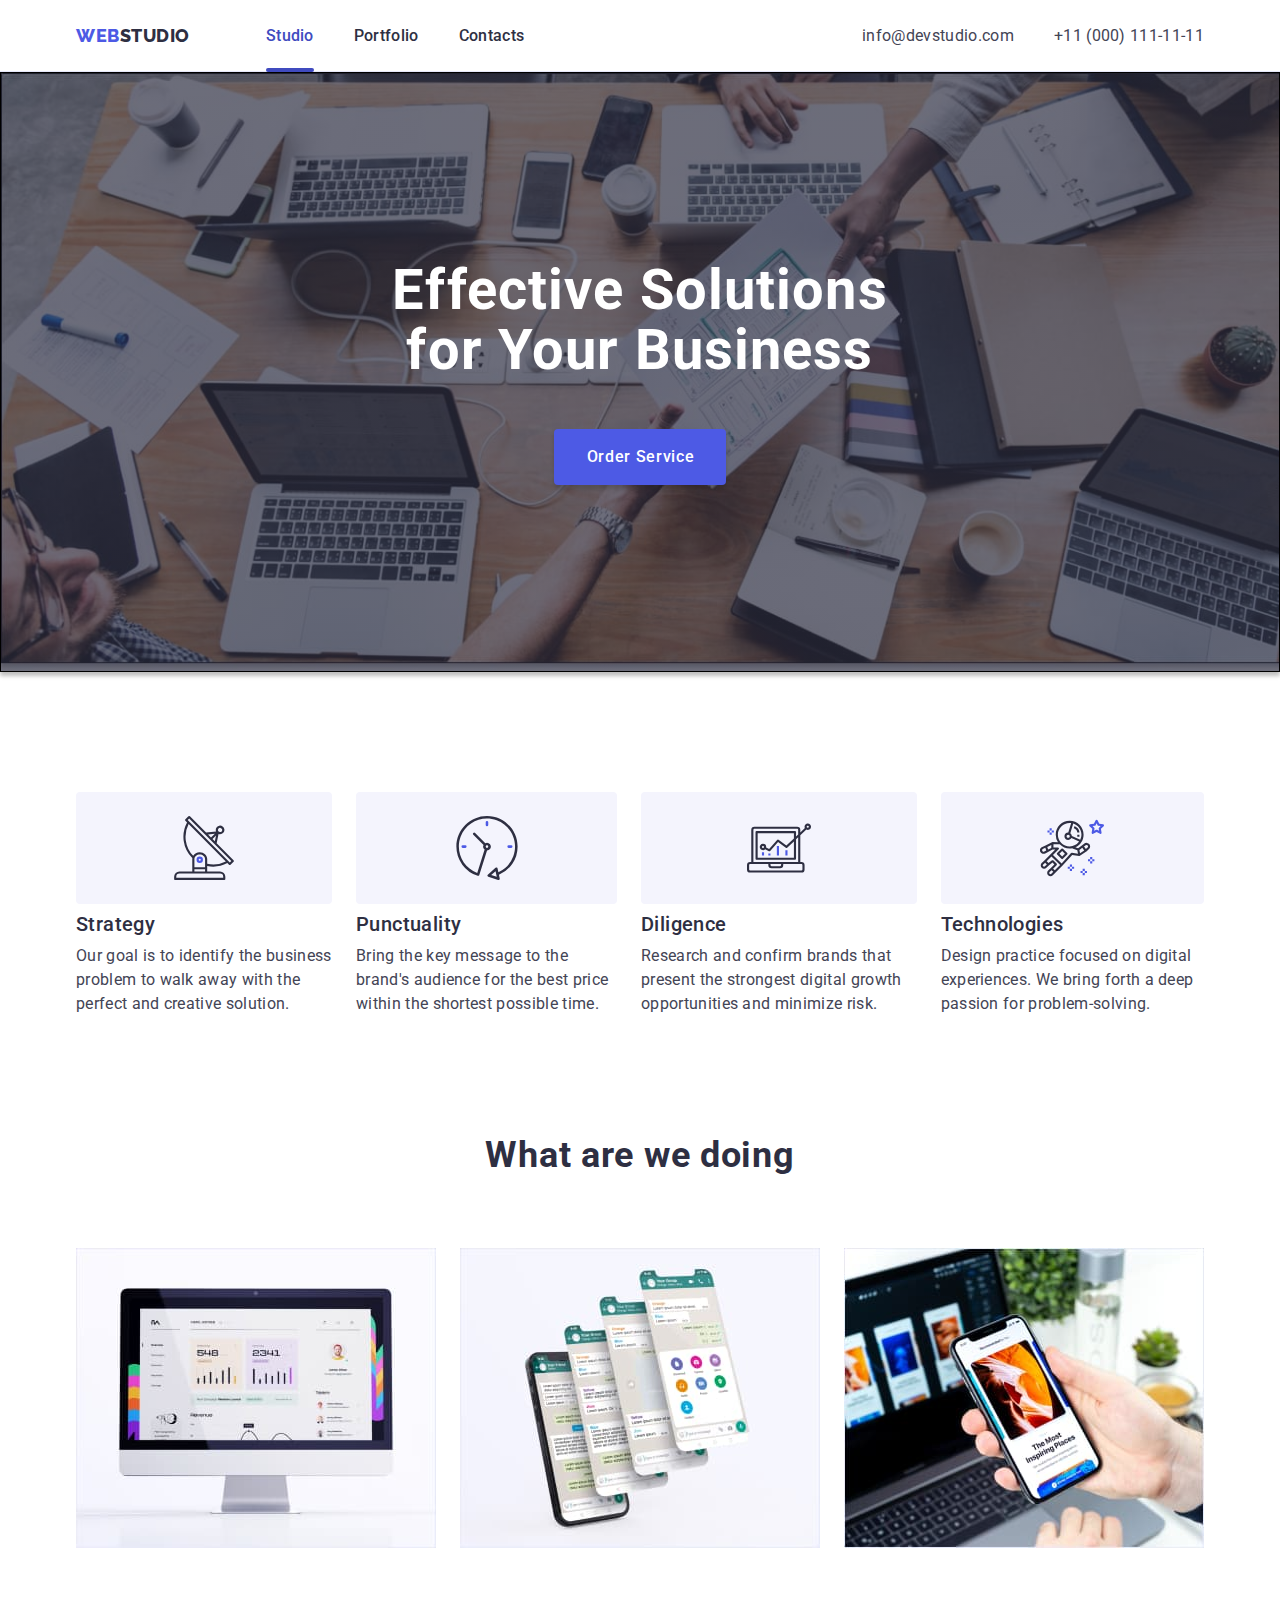
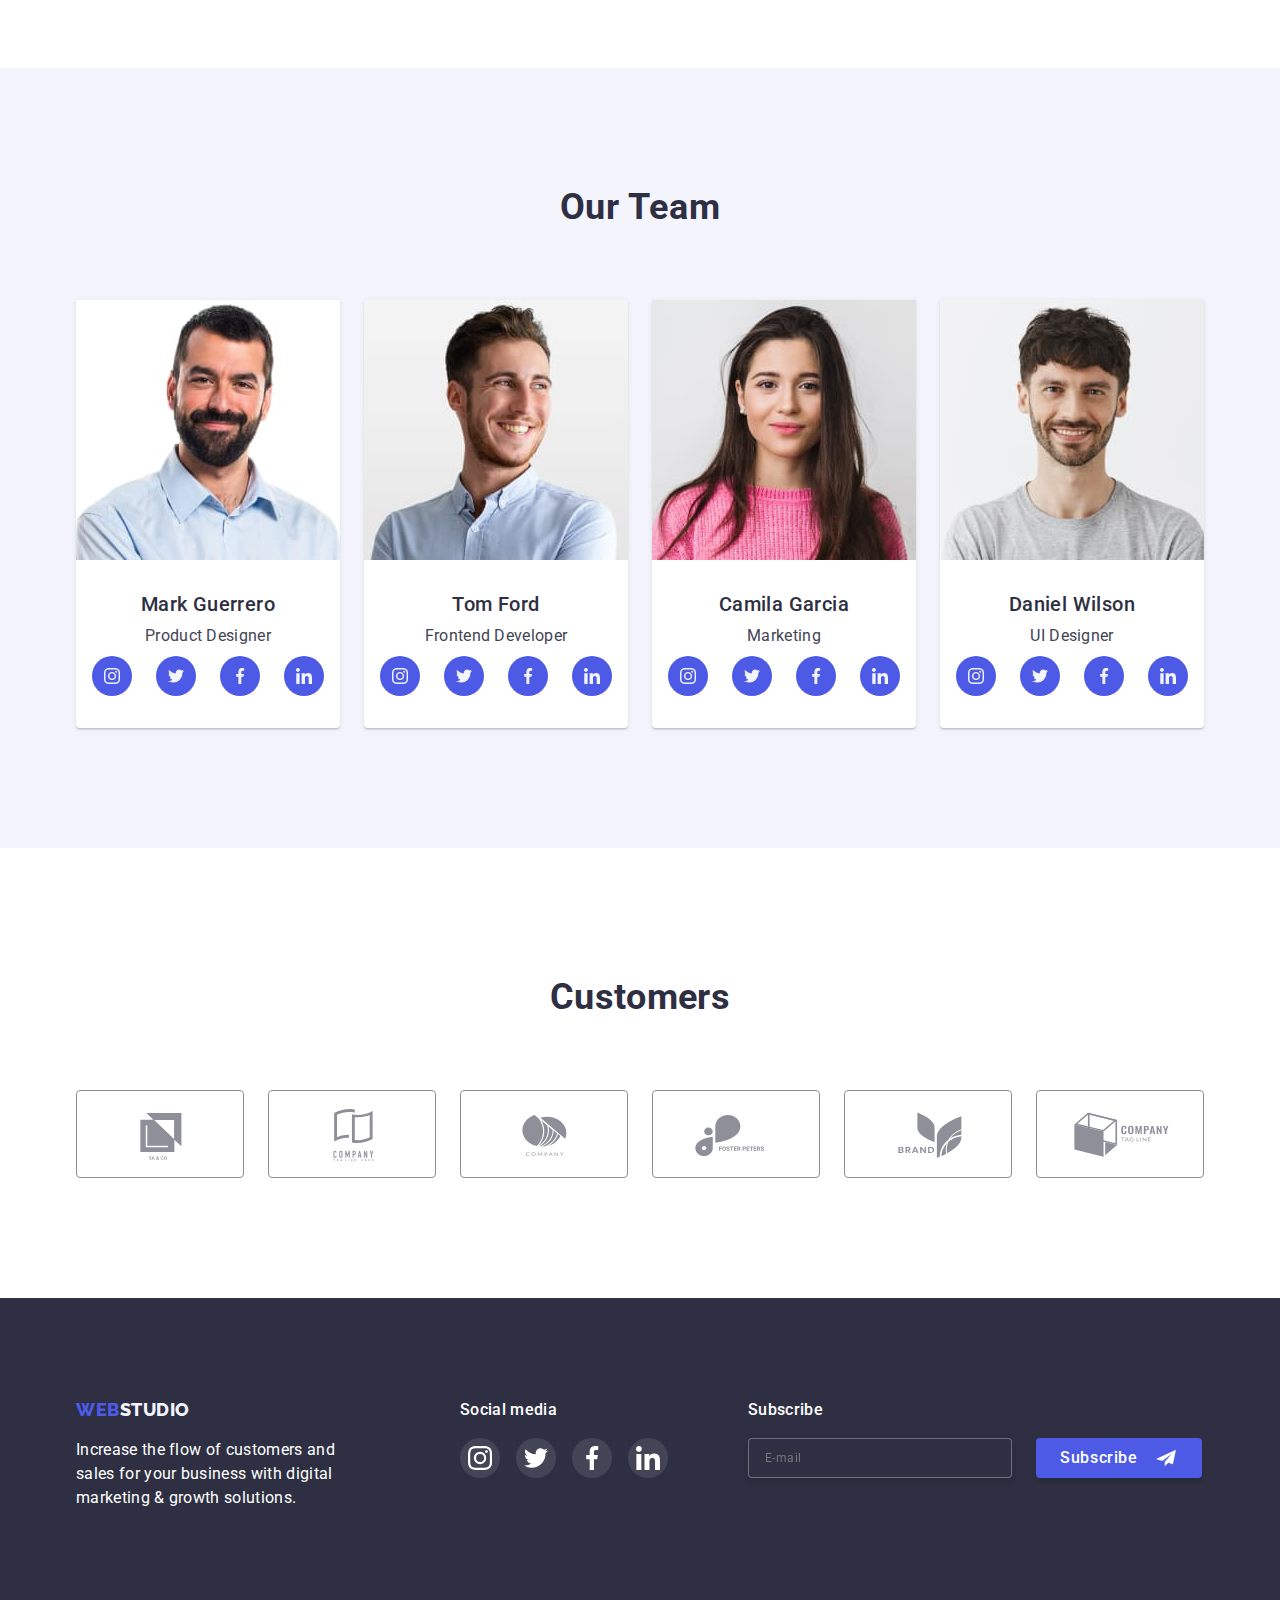
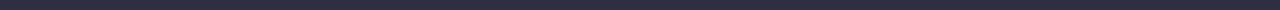
<file: index.html>
<!DOCTYPE html>
<html lang="en">
  <head>
    <meta charset="UTF-8">
    <meta http-equiv="X-UA-Compatible" content="IE=edge">
    <meta name="viewport" content="width=device-width, initial-scale=1.0">
    <title>Document</title>
    <link href="https://cdn.jsdelivr.net/npm/modern-normalize@1.1.0/modern-normalize.min.css" rel="stylesheet">
    <link href="https://fonts.googleapis.com" rel="preconnect">
    <link href="https://fonts.gstatic.com" rel="preconnect" crossorigin>
    <link href="https://fonts.googleapis.com" rel="preconnect">
    <link href="https://fonts.gstatic.com" rel="preconnect" crossorigin>
    <link href="https://fonts.googleapis.com/css2?family=Raleway:wght@800&family=Roboto:wght@400;500;700;900&display=swap" rel="stylesheet">
    <link href="./css/styles.css" rel="stylesheet">
  </head>

  <body>
    <!-- header navigation and contakts -->
    <header class="header">
      
    <div class="container header-container">
      
        <nav class="header-nav">
          <div class="header-logo">
          <a class="logo" href="index.html">
            <span class="logo1">WEB</span>STUDIO
          </a></div>
          
            <ul class="site-nav list">
              <li class="site-nav-linc"><a class="site-link link current" href="index.html">Studio</a></li>
              <li class="site-nav-linc"><a class="site-link link" href="./portfolio.html">Portfolio</a></li>
              <li class="site-nav-linc"><a class="site-link link" href>Contacts</a></li>
            </ul>
        </nav>     
        <ul class="con-nav list">
          <li>
            <a class="contacts con-mailo" href="mailto:info@devstudio.com">info@devstudio.com</a>
          </li>
          <li>
            <a class="contacts con-tel" href="tel:+110001111111">+11 (000) 111-11-11</a>
    </li></ul></div>  
    </header>
    <main>
      <!-- Hero -->
      <section class="hero">
        <div class="container">
            <h1 class="hero-title">Effective Solutions for Your Business</h1>
          <button class="servise-button" data-modal-open type="button">Order Service</button>
        </div>
      </section>

          <!-- About us -->
          <section class="about-us-container">
            
            <div class="container ">
            <p class="visually-hidden">About us</p>
            <ul class="list about-us-ul">
              <li class="about-us-list icon-strategy">
                <h2 class="about-us-svg">
                  <svg class="about-us-icon" width="64" height="64">
                    <use href="./images/icons.svg#icon-antenna"></use>
                  </svg>
                </h2>
                <h3 class="section-priveleges">Strategy</h3>
                <p class="section-text">
                  Our goal is to identify the business problem to walk away with the
                  perfect and creative solution.
                </p>
              </li>
              <li class="about-us-list icon-punctuality">
                <h2 class="about-us-svg">
                  <svg class="about-us-icon" width="64" height="64">
                    <use href="./images/icons.svg#icon-clock"></use>
                  </svg>
                </h2>
                <h3 class="section-priveleges">Punctuality</h3>
                <p class="section-text">
                  Bring the key message to the brand's audience for the best price
                  within the shortest possible time.
                </p>
              </li>
              <li class="about-us-list icon-diligence">
                <h2 class="about-us-svg">
                  <svg class="about-us-icon" width="64" height="64">
                    <use href="./images/icons.svg#icon-diagram"></use>
                  </svg>
                </h2>
                <h3 class="section-priveleges">Diligence</h3>
                <p class="section-text">
                  Research and confirm brands that present the strongest digital
                  growth opportunities and minimize risk.
                </p>
              </li>
              <li class="about-us-list icon-tehnologies">
                <h2 class="about-us-svg">
                  <svg class="about-us-icon" width="64" height="64">
                    <use href="./images/icons.svg#icon-astronaut"></use>
                  </svg>
                </h2>
                <h3 class="section-priveleges">Technologies</h3>
                <p class="section-text">
                  Design practice focused on digital experiences. We bring forth a
                  deep passion for problem-solving.
                </p>
              </li>
            </ul>
            </div>
        </section>
      <!-- What are we doing -->
      <section class="responsibilities">
        <div class="container">
          <h2 class="responsibilities-title">What are we doing</h2>
          <ul class="list responsibilities-list">
            <li>
              <img src="./images/section1/img1.jpg" alt="Rectangle 71">
            </li>
            <li>
              <img src="./images/section1/img2.jpg" alt="Rectangle 71">
            </li>
            <li>
              <img src="./images/section1/img3.jpg" alt="Rectangle 71">
            </li>
          </ul>
        </div>
      </section>
      <!-- Team -->
      <section class="team">
       <div class="container team-container"> 
        <h2 class="second-title">Our Team</h2>
        
        <ul class="list container-team  ">
          <li class="team-list">
            <img src="./images/team/teamcard1.jpg" alt="Team Card 1">
            <div class="team-wraper">
              <h3 class="team-title">Mark Guerrero</h3>
              <p class="paragraph-title">Product Designer</p>
              <ul class="list socials">
                <li class="socials-item"><a class="socials-link" href><svg class="socials-icon" width="16" height="16">
                  <use href="./images/icons.svg#icon-instagram"></use>
                </svg></a></li>
                <li class="socials-item"><a class="socials-link" href><svg class="socials-icon" width="16" height="16">
                  <use href="./images/icons.svg#icon-twitter"></use>
                </svg></a></li>
                <li class="socials-item"><a class="socials-link" href><svg class="socials-icon" width="16" height="16">
                  <use href="./images/icons.svg#icon-facebook"></use>
                </svg></a></li>
                <li class="socials-item"><a class="socials-link" href><svg class="socials-icon" width="16" height="16">
                  <use href="./images/icons.svg#icon-linkedin"></use>
                </svg></a></li>
              </ul>
            </div>
          </li>
          <li class="team-list">
            <img src="./images/team/TeamCard2.jpg" alt="Team Card 1">
            <div class="team-wraper">
              <h3 class="team-title">Tom Ford</h3>
              <p class="paragraph-title">Frontend Developer</p>
              <ul class="list socials">
                <li class="socials-item"><a class="socials-link" href><svg class="socials-icon" width="16" height="16">
                  <use href="./images/icons.svg#icon-instagram"></use>
                </svg></a></li>
                <li class="socials-item"><a class="socials-link" href><svg class="socials-icon" width="16" height="16">
                  <use href="./images/icons.svg#icon-twitter"></use>
                </svg></a></li>
                <li class="socials-item"><a class="socials-link" href><svg class="socials-icon" width="16" height="16">
                  <use href="./images/icons.svg#icon-facebook"></use>
                </svg></a></li>
                <li class="socials-item"><a class="socials-link" href><svg class="socials-icon" width="16" height="16">
                  <use href="./images/icons.svg#icon-linkedin"></use>
                </svg></a></li>
              </ul>
            </div>
          </li>
          <li class="team-list">
            <img src="./images/team/TeamCard3.jpg" alt="Team Card 1">
            <div class="team-wraper">
              <h3 class="team-title">Camila Garcia</h3>
              <p class="paragraph-title">Marketing</p>
              <ul class="list socials">
                <li class="socials-item"><a class="socials-link" href><svg class="socials-icon" width="16" height="16">
                  <use href="./images/icons.svg#icon-instagram"></use>
                </svg></a></li>
                <li class="socials-item"><a class="socials-link" href><svg class="socials-icon" width="16" height="16">
                  <use href="./images/icons.svg#icon-twitter"></use>
                </svg></a></li>
                <li class="socials-item"><a class="socials-link" href><svg class="socials-icon" width="16" height="16">
                  <use href="./images/icons.svg#icon-facebook"></use>
                </svg></a></li>
                <li class="socials-item"><a class="socials-link" href><svg class="socials-icon" width="16" height="16">
                  <use href="./images/icons.svg#icon-linkedin"></use>
                </svg></a></li>
              </ul>
            </div>
          </li>
          <li class="team-list">
            <img src="./images/team/TeamCard4.jpg" alt="Team Card 1">
            <div class="team-wraper">
              <h3 class="team-title">Daniel Wilson</h3>
              <p class="paragraph-title">UI Designer</p>
              <ul class="list socials">
                <li class="socials-item"><a class="socials-link" href><svg class="socials-icon" width="16" height="16">
                  <use href="./images/icons.svg#icon-instagram"></use>
                </svg></a></li>
                <li class="socials-item"><a class="socials-link" href><svg class="socials-icon" width="16" height="16">
                  <use href="./images/icons.svg#icon-twitter"></use>
                </svg></a></li>
                <li class="socials-item"><a class="socials-link" href><svg class="socials-icon" width="16" height="16">
                  <use href="./images/icons.svg#icon-facebook"></use>
                </svg></a></li>
                <li class="socials-item"><a class="socials-link" href><svg class="socials-icon" width="16" height="16">
                  <use href="./images/icons.svg#icon-linkedin"></use>
                </svg></a></li>
              </ul>
            </div>
          </li>
        </ul>
       </div>
      </section>
     
     <!-- Customers -->

      <section class="customers">
        <div class="container">
          <h2 class="customers-title">Customers</h2>
          <ul class="list customers-list">
                <li class="customers-item"><a class="customers-link" href><svg class="customers-icon" width="104" height="56">
                  <use href="./images/icons.svg#icon-logo"></use>
                </svg></a></li>
                <li class="customers-item"><a class="customers-link" href><svg class="customers-icon" width="104" height="56">
                  <use href="./images/icons.svg#icon-logo-1"></use>
                </svg></a></li>
                <li class="customers-item"><a class="customers-link" href><svg class="customers-icon" width="104" height="56">
                  <use href="./images/icons.svg#icon-logo-2"></use>
                </svg></a></li>
                <li class="customers-item"><a class="customers-link" href><svg class="customers-icon" width="104" height="56">
                  <use href="./images/icons.svg#icon-logo-3"></use>
                </svg></a></li>
                 <li class="customers-item"><a class="customers-link" href><svg class="customers-icon" width="104" height="56">
                  <use href="./images/icons.svg#icon-logo-4"></use>
                </svg></a></li>
                 <li class="customers-item"><a class="customers-link" href><svg class="customers-icon" width="104" height="56">
                  <use href="./images/icons.svg#icon-logo-5"></use>
                </svg></a></li>
              </ul>
        </div>
      </section>
    </main>
    <!-- footer -->
    <footer>
      <div class="container main-futer-container">
        
          <div class="footer-container">
           
            <a class="logo logo-link" href="index.html">
                <span class="logo1">WEB</span><span class="logo-f">STUDIO</span>
            </a>
           
            <p class="footer-title">
              Increase the flow of customers and sales for your business with digital
              marketing & growth solutions.
            </p>
          </div>
        <div class="social-container">
          <p class="social-title">Social media</p>
          <ul class="list footer-socials">
                <li class="socials-item"><a class="footer-socials-link" href><svg class="footer-socials-icon" width="24" height="24">
                  <use href="./images/icons.svg#icon-instagram"></use>
                </svg></a></li>
                <li class="footer-socials-item"><a class="footer-socials-link" href><svg class="socials-icon" width="24" height="24">
                  <use href="./images/icons.svg#icon-twitter"></use>
                </svg></a></li>
                <li class="footer-socials-item"><a class="footer-socials-link" href><svg class="socials-icon" width="24" height="24">
                  <use href="./images/icons.svg#icon-facebook"></use>
                </svg></a></li>
                <li class="footer-socials-item"><a class="footer-socials-link" href><svg class="socials-icon" width="24" height="24">
                  <use href="./images/icons.svg#icon-linkedin"></use>
                </svg></a></li>
              </ul>
        </div>
        
            
          <div class="form-footer">
            <p class="form-notification-footer">Subscribe</p>
              <form>
                
                <div class="footer-img-btm">
                  <lable class="input-form-footer">
                    <input class="input-footer" name="email_subscriber" type="email" placeholder="E-mail">
                </lable>
                  <button class="servise-button footer-form-btm" type="submit" button>Subscribe<svg class="image-btm" width="24" height="20">
                    <use href="./images/icons.svg#airplane"></use>
                  </svg>
                  </button>
                  
                </div>
              </form>
          </div>
      </div>
    </footer>
    <div class="backdrop is-hidden" data-modal>
      <div class="modal">
        <button class="modal-btm" data-modal-close title="button">
          <svg class="modal-icon" width="24" height="24">
            <use href="./images/icons.svg#close"></use>
          </svg>
        </button>
          <form class="modal_form">
            <p class="modal-notification">Leave your contacts and we will call you back</p>
            <lable class="modal-form-field">
              <span class="modal-form-input-desc">Name</span>
              <span class="modal-form-input-wraper">
                <input class="modal-form-input" name="user_name" type="text" pattern="[a-zA-Z]+$" minlength="2">
                <svg class="form-modal-icon" width="12" height="12">
                <use href="./images/icons.svg#icon_user_name"></use>
                </svg>
              </span>
            </lable>
            <lable class="modal-form-field">
              <span class="modal-form-input-desc">Phone</span>
              <span class="modal-form-input-wraper">
                <input class="modal-form-input" name="user_phone" type="tel" pattern="[0-1 ]">
                 <svg class="form-modal-icon" width="13" height="13">
                  <use href="./images/icons.svg#icon_phone"></use>
                </svg>
              </span>
            </lable>
            <lable class="modal-form-field">
              <span class="modal-form-input-desc">Email</span>
              <span class="modal-form-input-wraper">
                <input class="modal-form-input" name="user_email" type="email">
                 <svg class="form-modal-icon" width="15" height="12">
                  <use href="./images/icons.svg#icon_email"></use>
                </svg>
              </span>
            </lable>
            <lable class="modal-form-field modal-form-textarea">
              <span class="modal-form-input-desc">Comment</span>
              <textarea class="modal-form-input-commens" name="user_massage" placeholder="Text input"></textarea>
            </lable> 
                 
            <input class="modal-form-check visually-hidden" id="user_polisy" name="user_polisy" type="checkbox">
            <label class="modal-form-check-desc" for="user_polisy">I accept the terms and conditions of the <a class="modal-form-check-link" href>Privacy Policy</a>
            </label>

            <button class="servise-button modal-form-btm" type="submit">Send</button>
          </form>
      </div>
    </div>
    <script src="./modal.js"></script>
  </body>
</html>
</file>
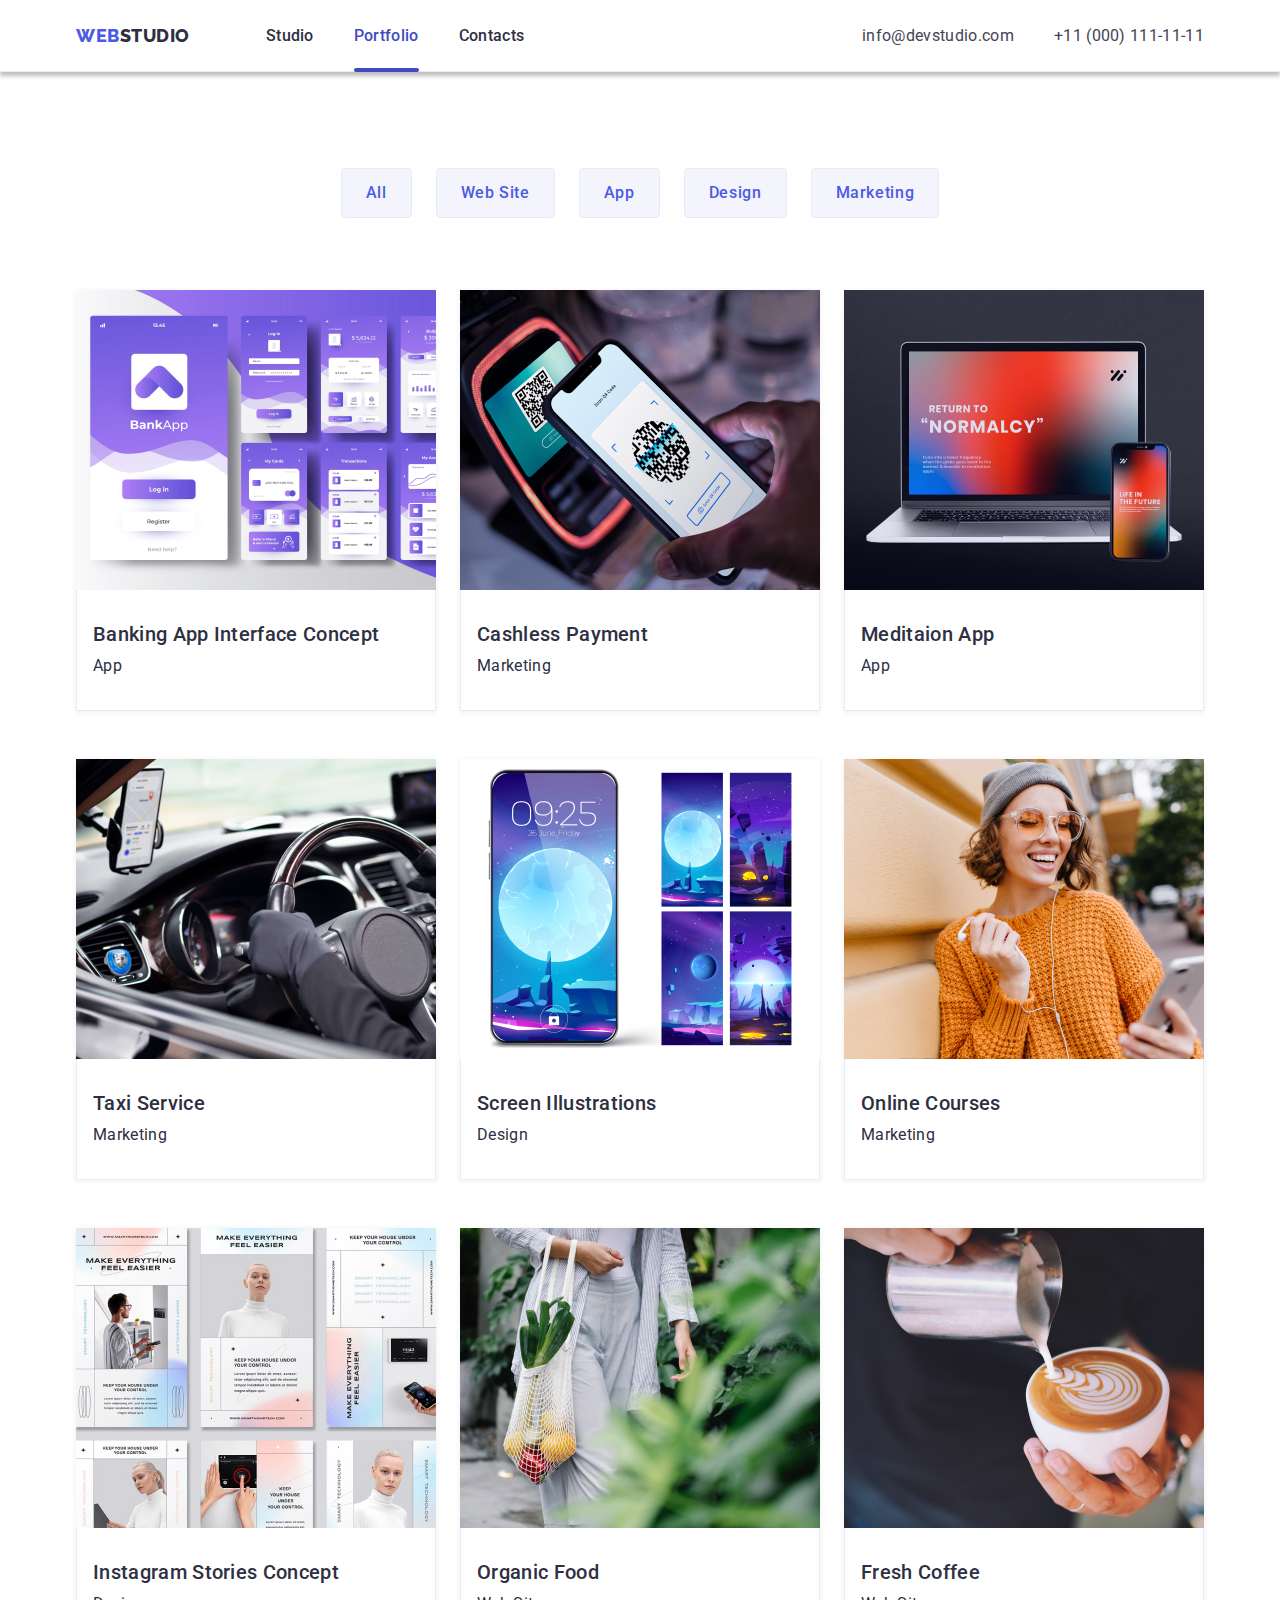
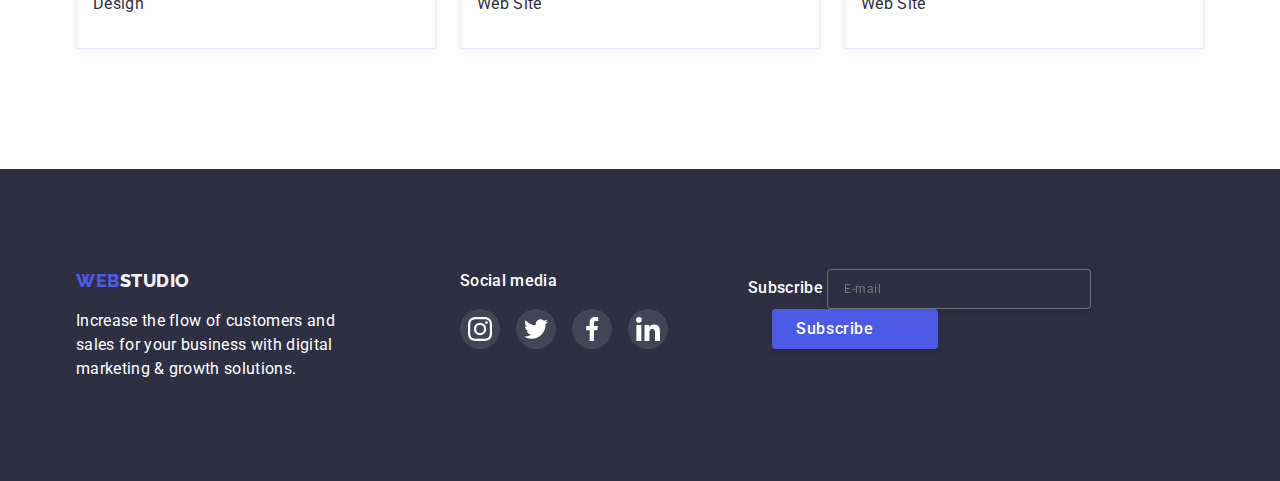
<file: portfolio.html>
<!DOCTYPE html>
<html lang="en">
  <head>
    <meta charset="UTF-8">
    <meta http-equiv="X-UA-Compatible" content="IE=edge">
    <meta name="viewport" content="width=device-width, initial-scale=1.0">
    <title>Document</title>
    <link href="https://cdn.jsdelivr.net/npm/modern-normalize@1.1.0/modern-normalize.min.css" rel="stylesheet">
    <link href="https://fonts.googleapis.com" rel="preconnect">
    <link href="https://fonts.gstatic.com" rel="preconnect" crossorigin>
    <link href="https://fonts.googleapis.com" rel="preconnect">
    <link href="https://fonts.gstatic.com" rel="preconnect" crossorigin>
    <link href="https://fonts.googleapis.com/css2?family=Raleway:wght@800&family=Roboto:wght@400;500;700;900&display=swap" rel="stylesheet">
    <link href="./css/styles.css" rel="stylesheet">
  </head>

<body>
  <!-- header navigation and contakts -->
  <header class="header">
  
    <div class="container header-container">
  
      <nav class="header-nav">
        <div class="header-logo">
          <a class="logo" href="index.html">
            <span class="logo1">WEB</span>STUDIO
          </a>
        </div>
  
        <ul class="site-nav list">
          <li class="site-nav-linc"><a class="site-link link" href="index.html">Studio</a></li>
          <li class="site-nav-linc"><a class="site-link link current" href="./portfolio.html">Portfolio</a><div class="current-underline"></div></li>
          <li class="site-nav-linc"><a class="site-link link" href>Contacts</a></li>
        </ul>
      </nav>
      <ul class="con-nav list">
        <li>
          <a class="contacts con-mailo" href="mailto:info@devstudio.com">info@devstudio.com</a>
        </li>
        <li>
          <a class="contacts con-tel" href="tel:+110001111111">+11 (000) 111-11-11</a>
    </li></ul></div>
  </header>
    <main>
      <!-- Navigations -->

      <section class="navi">
        <div class="container">
          <h1 class="visually-hidden">Portfolio</h1>
          <ul class="list class-button">
             <li><button class="button-list" type="button">All</button></li>
            <li><button class="button-list" type="button">Web Site</button></li>
            <li><button class="button-list" type="button">App</button></li>
            <li><button class="button-list" type="button">Design</button></li>
            <li><button class="button-list" type="button">Marketing</button></li>          
          </ul>
          <!-- Portfolio -->
          <ul class="list portfolio-list">
            <li class="portfolio-item">
              <a class="portfolio-link link" href="">
                <div class="portfolio-img ">
                 
               <img src="./images/portfolio/bankingapp.jpg" alt="Banking App Interface Concept">
                  <p class="portfolio-description">14 Stylish and User-Friendly App Design Concepts · Task Manager App · Calorie Tracker App · Exotic Fruit Ecommerce App · Cloud Storage App</p>
              
                </div>
                <div class="portfolio-title">
                  <h2 class="portfolio-title-list">Banking App Interface Concept</h2>
                  <p class="servises">App</p>
                </div>
              </a>
            </li>
            <li class="portfolio-item">
              <a class="portfolio-link link" href="">
                <img src="./images/portfolio/cashlesspayment.jpg" alt="Cashless Payment">
                <div class="portfolio-title">
                  <h2 class="portfolio-title-list">Cashless Payment</h2>
                  <p class="servises">Marketing</p>
                </div>
              </a>
            </li>
            <li class="portfolio-item">
              <a class="portfolio-link link" href="">
                <img src="./images/portfolio/meditaionapp.jpg" alt="Meditaion App">
                <div class="portfolio-title">
                  <h2 class="portfolio-title-list">Meditaion App</h2>
                  <p class="servises">App</p>
                </div>
              </a>
            </li>
            <li class="portfolio-item">
              <a class="portfolio-link link" href="">
                <img src="./images/portfolio/taxiservice.jpg" alt="Taxi Service">
                <div class="portfolio-title">
                  <h2 class="portfolio-title-list">Taxi Service</h2>
                  <p class="servises">Marketing</p>
                </div>
              </a>
            </li>
            <li class="portfolio-item">
              <a class="portfolio-link link" href="">
                <img src="./images/portfolio/screenillustrations.jpg" alt="Screen Illustrations">
                <div class="portfolio-title">
                  <h2 class="portfolio-title-list">Screen Illustrations</h2>
                  <p class="servises">Design</p>
                </div>
              </a>
            </li>
            <li class="portfolio-item">
              <a class="portfolio-link link" href="">
                <img src="./images/portfolio/onlinecourses.jpg" alt="Online Courses">
                <div class="portfolio-title">
                  <h2 class="portfolio-title-list">Online Courses</h2>
                  <p class="servises">Marketing</p>
                </div>
              </a>
            </li>
            <li class="portfolio-item">
              <a class="portfolio-link link" href="">
                <img src="./images/portfolio/instagramstoriesconcept.jpg" alt="Instagram Stories Concept">
                <div class="portfolio-title">
                  <h2 class="portfolio-title-list">Instagram Stories Concept</h2>
                  <p class="servises">Design</p>
                </div>
              </a>
            </li>
            <li class="portfolio-item">
              <a class="portfolio-link link" href="">
                <img src="./images/portfolio/organicfood.jpg" alt="Organic Food">
                <div class="portfolio-title">
                  <h2 class="portfolio-title-list">Organic Food</h2>
                  <p class="servises">Web Site</p>
                </div>
              </a>
            </li>
            <li class="portfolio-item">
              <a class="portfolio-link link" href="">
                <img src="./images/portfolio/freshcoffee.jpg" alt="Fresh Coffee">
                <div class="portfolio-title">
                  <h2 class="portfolio-title-list">Fresh Coffee</h2>
                  <p class="servises">Web Site</p>
                </div>
              </a>
            </li>
          </ul>
        </div>
      </section>
    </main>
    <!-- footer -->
    <footer>
      <div class="container main-futer-container">
        
          <div class="footer-container">
           
            <a class="logo logo-link" href="index.html">
                <span class="logo1">WEB</span><span class="logo-f">STUDIO</span>
            </a>
           
            <p class="footer-title">
              Increase the flow of customers and sales for your business with digital
              marketing & growth solutions.
            </p>
          </div>
        <div class="social-container">
          <p class="social-title">Social media</p>
          <ul class="list footer-socials">
                <li class="socials-item"><a class="footer-socials-link" href><svg class="footer-socials-icon" width="24" height="24">
                  <use href="./images/icons.svg#icon-instagram"></use>
                </svg></a></li>
                <li class="footer-socials-item"><a class="footer-socials-link" href><svg class="socials-icon" width="24" height="24">
                  <use href="./images/icons.svg#icon-twitter"></use>
                </svg></a></li>
                <li class="footer-socials-item"><a class="footer-socials-link" href><svg class="socials-icon" width="24" height="24">
                  <use href="./images/icons.svg#icon-facebook"></use>
                </svg></a></li>
                <li class="footer-socials-item"><a class="footer-socials-link" href><svg class="socials-icon" width="24" height="24">
                  <use href="./images/icons.svg#icon-linkedin"></use>
                </svg></a></li>
              </ul>
        </div>
        <form class="form-footer">

            <lable class="input-form-footer">
              <span class="form-notification-footer">Subscribe</span>
              <span class="form-input-footer">
                <input class="input-footer" name="user_email" type="email" placeholder="E-mail">
              </span>
            </lable>
              <div class="footer-img-btm"><button button class="servise-button footer-form-btm" type="submit">Subscribe</button>
                <svg class="image-btm" width="24" height="20">
                  <use href="./images/icons.svg#airplane"></use>
                </svg>
              </div>

        </form>
      </div>
    </footer>
  </body>
</html>
</file>
<file: css/styles.css>
:root {
    --title-text-color: #2E2F42;
    --paragraph-text-color: #434455;
    --color-tex-blue: #4D5AE5;
    --hover-color: #404BBF;
    --light-color:#fff;
    --light-bgc-color: #F4F4FD;
}


/* Reset browser styles */

h1,
h2,
h3,
h4,
p {
    margin-top: 0;
    margin-bottom: 0;
}
 
ul,
ol {
    margin-top: 0;
    margin-bottom: 0;
    padding-left: 0;
}

img {
    display: block;
    max-width: 100%;
    height: auto;
}

.list {
    list-style: none;
}

.link {
    text-decoration: none;
}

button {
    cursor: pointer;
}

.container {
    width: 1158px;
    margin-right: auto;
    margin-left: auto;
    padding-right: 15px;
    padding-left: 15px;
}

/* --- Body ----- */

body {
    background-color: var(--light-color);
    color: var(--title-text-color);
    font-family: Roboto, sans-serif;
    letter-spacing: 0.02em;
}


.visually-hidden {
position: absolute;
overflow: hidden;
clip: rect(0 0 0 0);
width: 1px;
height: 1px;
margin: -1px;
padding: 0;
border: 0;
white-space: nowrap;
clip-path: inset(100%);
}



/*------------ logo ------------*/

.logo {
    color: var(--title-text-color);
    font-weight: 800;
    font-size: 18px;
    font-family: Raleway, cursive;
    line-height: 1.33;
    letter-spacing: 0.03em;
    text-decoration: none;
    
}

.logo1 {
    color: var(--color-tex-blue);
}

.logo-link {
    display: block;
    margin-bottom: 16px;
}

.logo-f {
    color: var(--light-bgc-color);
}


/* ------------site nav -------------*/

.site-link {
    padding-top: 24px;
    padding-bottom: 23px;
    color: var(--title-text-color);
    font-weight: 500;
    font-size: 16px;
    line-height: 1.5;
   transition: color 250ms cubic-bezier(0.4, 0, 0.2, 1);
    }



.site-link:hover, 
.site-link:focus {
    color:var(--color-tex-blue);
}

.current {
    color: var(--hover-color);
}

.site-nav-linc {
    position: relative;
    padding-top: 24px;
    padding-bottom: 23px;
}

.current::after {
    content: "";
    position: absolute;
    bottom: -1px;
    left: 0;
    width: 100%;
    height: 4px;
    border-radius: 2px;
    background-color: var(--hover-color);
}

/*------------- header nav ------------*/

header {

         border-bottom: 1px solid#E7E9FC;
    box-shadow: 0px 4px 4px 0px rgba(0, 0, 0, 0.25);

}

.header-container {

    display: flex;
    justify-content: flex-start;
    align-items: center;

     
}

/* -------header nav--------- */

.header-logo {
display: flex;
margin-right: 76px;
}


.header-nav {
    display: flex;
    align-items: center;
    
}
 
.site-nav {
   
    display: flex;
    gap: 40px;
    align-items: center;
 }

.con-nav {
    display: flex;
   gap: 40px;
   margin-left: auto; 
   
}



.con-nav .contacts {
 
    color: var(--paragraph-text-color);
    font-size: 16px;
    line-height: 1.5;
    text-decoration: none;
   transition: color 250ms cubic-bezier(0.4, 0, 0.2, 1);
}



.contacts:hover,
.contacts:focus {
    color: var(--color-tex-blue);
}

/* --------------section hero------------ */

.hero {
max-width: 1440px;
height: 600px;
margin-right: auto;
margin-left: auto;
    padding-top: 188px;
    padding-bottom: 188px;
    border: 1px solid #000000;
    background-color: var(--title-text-color);
    background-image: linear-gradient(to right, rgba(46, 47, 66, 0.7), rgba(46, 47, 66, 0.7)), url(../images/bgi/people-office.jpg);
    background-size: cover;
    background-repeat: no-repeat;
    box-shadow: 0px 4px 4px 0px rgba(0, 0, 0, 0.25);
    text-align: center;

}


.hero-title {
        align-items: center;
        width: 496px;
        margin-right: auto;
        margin-bottom: 48px;
    margin-left: auto;
 
    color: var(--light-color);
    font-weight: 700;
    font-size: 56px;
    line-height: 1.07;
    letter-spacing: 0.02em;
    
}

.servise-button {
        padding-top: 16px;
        padding-right: 32px;
        padding-bottom: 16px;
        padding-left: 33px;
        border: none;
        border-radius: 4px;
    background-color: var(--color-tex-blue);
    color: var(--light-color);
    box-shadow: 0px 4px 4px rgba(0, 0, 0, 0.15);
    font-weight: 500;
    font-size: 16px;
    font-family: Roboto, sans-serif;
    line-height: 1.5;
    letter-spacing: 0.04em;
   transition: background-color 250ms cubic-bezier(0.4, 0, 0.2, 1), color 250ms cubic-bezier(0.4, 0, 0.2, 1);
}

.servise-button:hover,
.servise-button:focus {
    background-color: var(--hover-color);
    color: var(--light-color);
    
}

   /* ---------hero nav--------- */

   .hero-container {
    align-items: center;

   }



/*-------------- section about us----------- */

#hidden {
    visibility: hidden;
}



.about-us-svg {
    display: block;
    height: 112px;
    margin-bottom: 8px;
    border-radius: 4px;
    background-color: var(--light-bgc-color);
}

.about-us-svg {
    display: flex;
    justify-content: center;
    align-items: center;
}



.section-priveleges {
    margin-bottom: 8px;
    font-weight: 500;
    font-size: 20px;
    line-height: 1.2;
    letter-spacing: 0.02em;
    
}

.section-text {
    color: var(--paragraph-text-color);
    font-size: 16px;
    line-height: 1.5;
    letter-spacing: 0.02em;
    
}

/* -----about us nav------- */

.about-us-container {
    padding: 120px 0;
}


.about-us-ul {
    display: flex;
    gap: 24px;
}




/*------------ What are we doing--------------- */

.responsibilities {
padding-bottom: 120px;
}

.responsibilities-title {
    margin-bottom: 72px;
    color: var(--title-text-color);
    font-weight: 700;
    font-size: 36px;
    line-height: 1.11;
    letter-spacing: 0.02em;
    text-align: center;
}

/*------------ What are we doing nav--------------- */

.responsibilities-list {
    display: flex;
        gap: 24px;
        
}

/*------------ Team ---------------------*/

.team {
    padding-top: 120px;
        padding-bottom: 120px;
    background-color: var(--light-bgc-color);
}
.second-title {
    margin-bottom: 72px;
    color: var(--totle-text-color);
    font-weight: 700;
    font-size: 36px;
    line-height: 1.11;
    letter-spacing: 0.02em;
    text-align: center;
}

.team-wraper {
    padding: 32px 16px;
}

.team-title {
    margin-bottom: 8px;
    font-weight: 500;
    font-size: 20px;
    line-height: 1.2;
    letter-spacing: 0.02em;
}

.paragraph-title {
margin-bottom: 8px;
color: var(--paragraph-text-color);
font-size: 16px;
line-height: 1.5;
}

.team-list {
        border-radius: 0px 0px 4px 4px;
    background: #FFFFFF;
        box-shadow: 0px 1px 6px rgba(46, 47, 66, 0.08), 0px 1px 1px rgba(46, 47, 66, 0.16), 0px 2px 1px rgba(46, 47, 66, 0.08);
        text-align: center;
}

.container-team {
display: flex;
   gap: 24px;
   
}


.socials {
    display: flex;
    gap: 24px;
    justify-content: center;
}

.socials-link {
    display: flex;
    justify-content: center;
    align-items: center;
    width: 40px;
    height: 40px;
    border-radius: 50%;
    background-color: var(--color-tex-blue);
    color: var(--light-bgc-color);
   transition: background-color 250ms cubic-bezier(0.4, 0, 0.2, 1);
}
.socials-icon {
fill: currentColor;
}

.socials-link:focus,
.socials-link:hover {
    background-color: var(--hover-color);
}


/* ------- Customers --------- */

.customers {
    padding-top: 130px;
    padding-bottom: 120px;
    text-align: center;
}

.customers-title {
    margin-bottom: 72px;
    font-weight: 700;
        font-size: 36px;
        line-height: 1.11;
}

.customers-list {
    display: flex;
    gap: 24px;
    
}

.customers-list {
    display: flex;
    gap: 24px;
    padding: 0px;
    
}

.customers-link {
    display: flex;
    justify-content: center;
    align-items: center;
    width: 168px;
    height: 88px;
    border: 1px solid currentColor;
    border-radius: 4px;
    color: #8E8F99;
   transition: color 250ms cubic-bezier(0.4, 0, 0.2, 1);
}
.customers-icon {
fill: currentColor;
}

.customers-link:focus,
.customers-link:hover {
    color: var(--hover-color);
}


/* -------------Footer------------- */

footer {
    padding: 100px 0px;
    background-color: var(--title-text-color);
}

.footer-title {
    width: 264px;
    color: #FFFFFF;
    font-weight: 400;
    font-size: 16px;
    line-height: 1.5;
   
}

.main-futer-container {
    display: flex;
}

.footer-container {
    margin-right: 120px;
}



.social-title {
    margin-bottom: 16px;
    color: var(--light-color);
    font-weight: 500;
    font-size: 16px;
    line-height: 1.5;
}

.footer-socials {
    display: flex;
    gap: 16px;
    justify-content: center;
}

.footer-socials-link {
    display: flex;
    justify-content: center;
    align-items: center;
    width: 40px;
    height: 40px;
    border-radius: 50%;
    background-color: rgba(255, 255, 255, 0.1);
    color: var(--light-color);
    transition: background-color 250ms cubic-bezier(0.4, 0, 0.2, 1);
}

.footer-socials-icon {
fill: currentColor;
}

.footer-socials-link:focus,
.footer-socials-link:hover {
    background-color: rgba(49, 208, 170, 1);
}


.form-footer {
     margin-left: 80px;
}


.form-notification-footer {
margin-bottom: 16px;
color: var(--light-color);
        font-weight: 500;
font-size: 16px;
line-height: 1.5;
}

.input-footer {
align-items: center;
padding-left: 16px;
    border: 1px solid rgba(255, 255, 255, 0.3);
border-radius: 4px;
background-color: var(--title-text-color);

color: var(--light-color);
font-size: 12px;
line-height: 2;
letter-spacing: 0.04em;
filter: drop-shadow(0px 4px 4px rgba(0, 0, 0, 0.15));
Width:264px;
Height:40px;
}
.footer-form-btm {

position: relative;
    margin-left: 24px;
    padding: 8px 64px 8px 24px;
    
}
.footer-img-btm {
    display: flex;
}

.image-btm {
    position: absolute;
    top: 50%;
   right: 24px;
    transform: translateY(-50%);
}


/*---------- portfolio html----------- */

.navi {
    padding-top: 96px;
    padding-bottom: 120px;
}

.class-button {
    display: flex;
    gap: 24px;
    justify-content: center;
    margin-bottom: 72px;
}

.button-list {
    padding: 12px 24px;
    border: 1px solid #E7E9FC;
    border-radius: 4px;
    background-color: var(--light-bgc-color);
    color: var(--color-tex-blue);
    font-weight: 500;
    font-size: 16px;
    font-family: Roboto, sans-serif;
    line-height: 1.5;
    letter-spacing: 0.04em;
    transition: border-color 250ms cubic-bezier(0.4, 0, 0.2, 1), background-color 250ms cubic-bezier(0.4, 0, 0.2, 1),color 250ms cubic-bezier(0.4, 0, 0.2, 1),box-shadow 250ms cubic-bezier(0.4, 0, 0.2, 1);
}

.button-list:hover,
.button-list:focus {
    border-color: transparent;
    background-color: var(--hover-color);
    color: var(--light-color);
    box-shadow: 0px 3px 1px rgba(0, 0, 0, 0.1), 0px 2px 1px rgba(0, 0, 0, 0.08), 0px 2px 2px rgba(0, 0, 0, 0.12);
}

.portfolio-list {
    display: flex;
    flex-wrap: wrap;
    gap: 48px 24px;
    
}

.portfolio-title {
padding: 32px 16px;
border: 1px solid #E7E9FC;
border-top: none;

}


.portfolio-link {

    display: block;
    color: inherit;
    box-shadow: 0px 1px 6px rgba(46, 47, 66, 0.08);
    transition: box-shadow 250ms cubic-bezier(0.4, 0, 0.2, 1);
}

.portfolio-img {
position: relative;
    display: block;
    overflow: hidden;
}



.portfolio-description {
    position: absolute;
    top: 0;
    left: 0;
    width: 100%;
    height: 100%;
    padding-top: 40px;
    padding-right: 32px;
    padding-left: 32px;
    background-color: #4D5AE5;
    color: #F4F4FD;
    font-weight: 400;
    font-size: 16px;
    line-height: 1.5;
    letter-spacing: 0.02em;
    transition: transform 250ms cubic-bezier(0.4, 0, 0.2, 1);
    transform: translate(0%, 100%);
}


.portfolio-link:hover .portfolio-description,
.portfolio-link:focus .portfolio-description {
transform: translate(0%, 0%);
}

.portfolio-link:hover,
.portfolio-link:focus {
box-shadow: 0px 1px 6px rgba(46, 47, 66, 0.08), 0px 1px 1px rgba(46, 47, 66, 0.16), 0px 2px 1px rgba(46, 47, 66, 0.08);
}



.portfolio-title-list {
    margin-bottom: 8px;
    font-weight: 500;
    font-size: 20px;
    line-height: 1.2;

}

.servises {
    font-size: 16px;
    line-height: 1.5;

}

/* ------Modal window------ */

.backdrop {
   position: fixed;
    top: 0;
    left: 0;
    width: 100%;
    height: 100%;
    background-color:  rgba(46, 47, 66, 0.4);
    transition: opacity 250ms cubic-bezier(0.4, 0, 0.2, 1),
    visibility 250ms cubic-bezier(0.4, 0, 0.2, 1);
}

.backdrop.is-hidden {
    opacity: 0;
    visibility: hidden;
    pointer-events: none;
}

.modal {
    position: absolute;
    top: 50%;
    left: 50%;
    width: 408px;
    padding: 72px 24px 33px 24px;
    border-radius: 4px;
    background-color: #FCFCFC;
    box-shadow: 0px 1px 1px rgba(0, 0, 0, 0.14), 0px 1px 3px rgba(0, 0, 0, 0.12), 0px 2px 1px rgba(0, 0, 0, 0.2);
    transform: translate(-50%, -50%);
}
.modal-btm {
    content: "";
    position: absolute;
    top: 24px;
    right: 24px;
    display: flex;
    justify-content: center;
    align-items: center;
    width: 24px;
    height: 24px;
    padding: 0;
    border: 1px solid rgba(0, 0, 0, 0.1);
    border-radius: 50%;
    background-color: #E7E9FC;
    transition: color 250ms cubic-bezier(0.4, 0, 0.2, 1), background-color 250ms cubic-bezier(0.4, 0, 0.2, 1);

}

.modal-icon {
    width: 8px;
    height: 8px;
}

.modal-btm {
fill: currentColor;
}

.modal-btm:focus,
.modal-btm:hover {
    background-color: var(--hover-color);
    color: var(--light-color);
}

/* ------ Modal form-------- */


.modal_form {
    display: flex;
    flex-direction: column;

}
.modal-notification {
    margin-bottom: 16px;
color: var(--title-text-color);
    font-weight: 500;
font-size: 16px;
line-height: 1.5;
text-align: center;
}

.modal-form-field {
    margin-bottom: 8px;

}

.modal-form-textarea {
    margin-bottom: 16px;
}

.modal-form-input-desc {
display: block;
margin-bottom: 4px;
color: #8E8F99;
font-size: 12px;
line-height: 1.16;
letter-spacing: 0.01em;
}

.modal-form-input-commens {
width: 100%;
height: 120px;
padding-top: 8px;
padding-left: 16px;
border: 1px solid rgba(33, 33, 33, 0.2);
border-radius: 4px;
font-size: 12px;
line-height: 1.33;
letter-spacing: 0.04em;
resize: none;
fill: currentColor;
    transition: color 250ms cubic-bezier(0.4, 0, 0.2, 1), border-color 250ms cubic-bezier(0.4, 0, 0.2, 1);
}

.modal-form-input-commens::placeholder {
color: rgba(117, 117, 117, 0.5);
    font-size: 12px;
line-height: 1.33;
letter-spacing: 0.04em;
}

.modal-form-input-commens:focus {
    border-color: var(--color-tex-blue);
    outline: none;
}

.modal-form-input {

    width: 100%;
height: 40px;
padding-left: 38px;
border: 1px solid rgba(33, 33, 33, 0.2);
border-radius: 4px;
fill: currentColor;
    transition: color 250ms cubic-bezier(0.4, 0, 0.2, 1), border-color 250ms cubic-bezier(0.4, 0, 0.2, 1);
}

.modal-form-input:focus {
border-color: var(--color-tex-blue);
outline: none;

}

.form-modal-icon {
    position: absolute;
    top: 50%;
    left: 19px;
    color: var(--title-text-color);
    fill: currentColor;
        transition: color 250ms cubic-bezier(0.4, 0, 0.2, 1), border-color 250ms cubic-bezier(0.4, 0, 0.2, 1);
    transform: translate(0, -50%);
}

.modal-form-input:focus + .form-modal-icon {
color: var(--color-tex-blue);
}

.modal-form-check:checked + .modal-form-check-desc::before  {
display: flex;
   border: none;
background-color: var(--color-tex-blue);
background-image: url(../images/svg/check.svg);
    background-repeat: no-repeat;

}

.modal-form-check:focus + .modal-form-check-desc::before  {

    color: var(--hover-color);
      transition: border-color 250ms cubic-bezier(0.4, 0, 0.2, 1), background-color 250ms cubic-bezier(0.4, 0, 0.2, 1);
}


.modal-form-check-desc::before {
    content: "";
    position: absolute;
    left: 24px;
    display: block;
    width: 16px;
    height: 16px;
    border: 1.25px solid var(--title-text-color);
    border-radius: 2px;
    background-color: var(--light-color);
    cursor: pointer;
    
}

.modal-form-check-desc {
margin-bottom: 24px;
padding-left: 24px;
color: #757575;
font-size: 12px;
line-height: 1.33;
letter-spacing: 0.04em;
}

.modal-form-check-link {
    color: var(--color-tex-blue);
}

.modal-form-btm {
align-self: center;
min-width: 169px;
}

.modal-form-input-wraper {
    position: relative;
    display: block;
   
}
</file>
